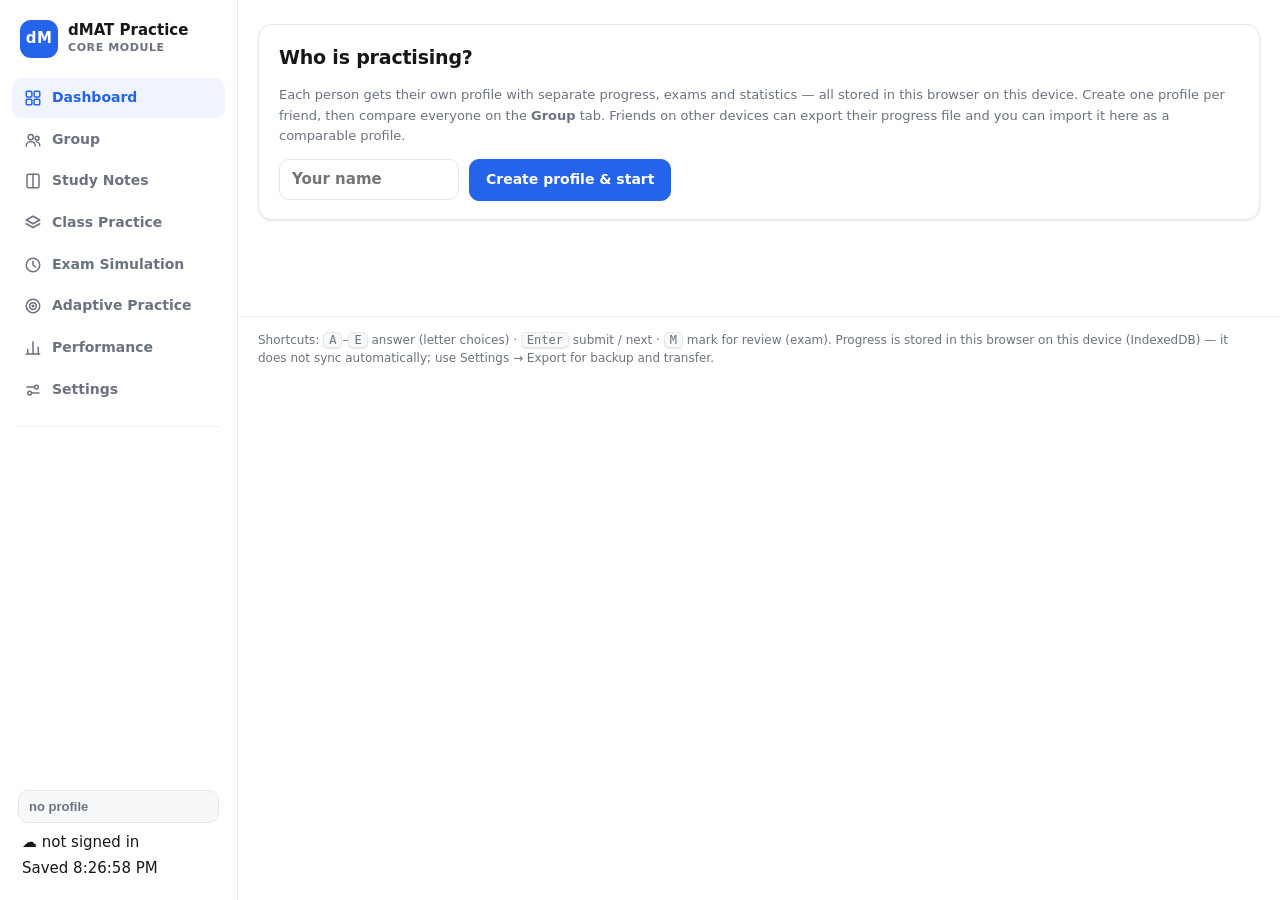
<file: index.html>
<!DOCTYPE html>
<html lang="en">
<head>
<meta charset="UTF-8">
<meta name="viewport" content="width=device-width, initial-scale=1.0">
<meta name="color-scheme" content="light">
<title>dMAT Core Module Practice</title>
<link rel="stylesheet" href="css/styles.css">
</head>
<body>
<aside class="side">
  <div class="brand">
    <div class="brandmark">dM</div>
    <div>
      <div class="brandname">dMAT Practice</div>
      <div class="brandsub">Core Module</div>
    </div>
  </div>
  <nav class="snav" id="tabs"></nav>
  <div class="sidesep"></div>
  <div class="sidefoot">
    <button id="profileChip" class="pchip" style="display:none" title="Switch profile"></button>
    <div class="sidechips">
      <div id="cloudStatus" class="cloudchip" style="display:none"></div>
      <div id="saveStatus" class="savechip">Storage: starting…</div>
    </div>
  </div>
</aside>
<div class="mainwrap">
  <main>
    <section class="view" id="view-dashboard"></section>
    <section class="view" id="view-group"></section>
    <section class="view" id="view-notes"></section>
    <section class="view" id="view-class"></section>
    <section class="view" id="view-exam"></section>
    <section class="view" id="view-adaptive"></section>
    <section class="view" id="view-analytics"></section>
    <section class="view" id="view-settings"></section>
  </main>
  <footer class="footer">
    Shortcuts: <span class="kbd">A</span>–<span class="kbd">E</span> answer (letter choices) · <span class="kbd">Enter</span> submit / next · <span class="kbd">M</span> mark for review (exam).
    Progress is stored in this browser on this device (IndexedDB) — it does not sync automatically; use Settings → Export for backup and transfer.
  </footer>
</div>
<div id="modal-root"></div>

<script src="js/bank.js"></script>
<script src="js/core.js"></script>
<script src="js/math.js"></script>
<script src="js/figures.js"></script>
<script src="js/cloud.js"></script>
<script src="js/deepnotes.js"></script>
<script src="js/notes-content.js"></script>
<script src="js/study-notes.js"></script>
<script src="js/app.js"></script>
</body>
</html>
</file>
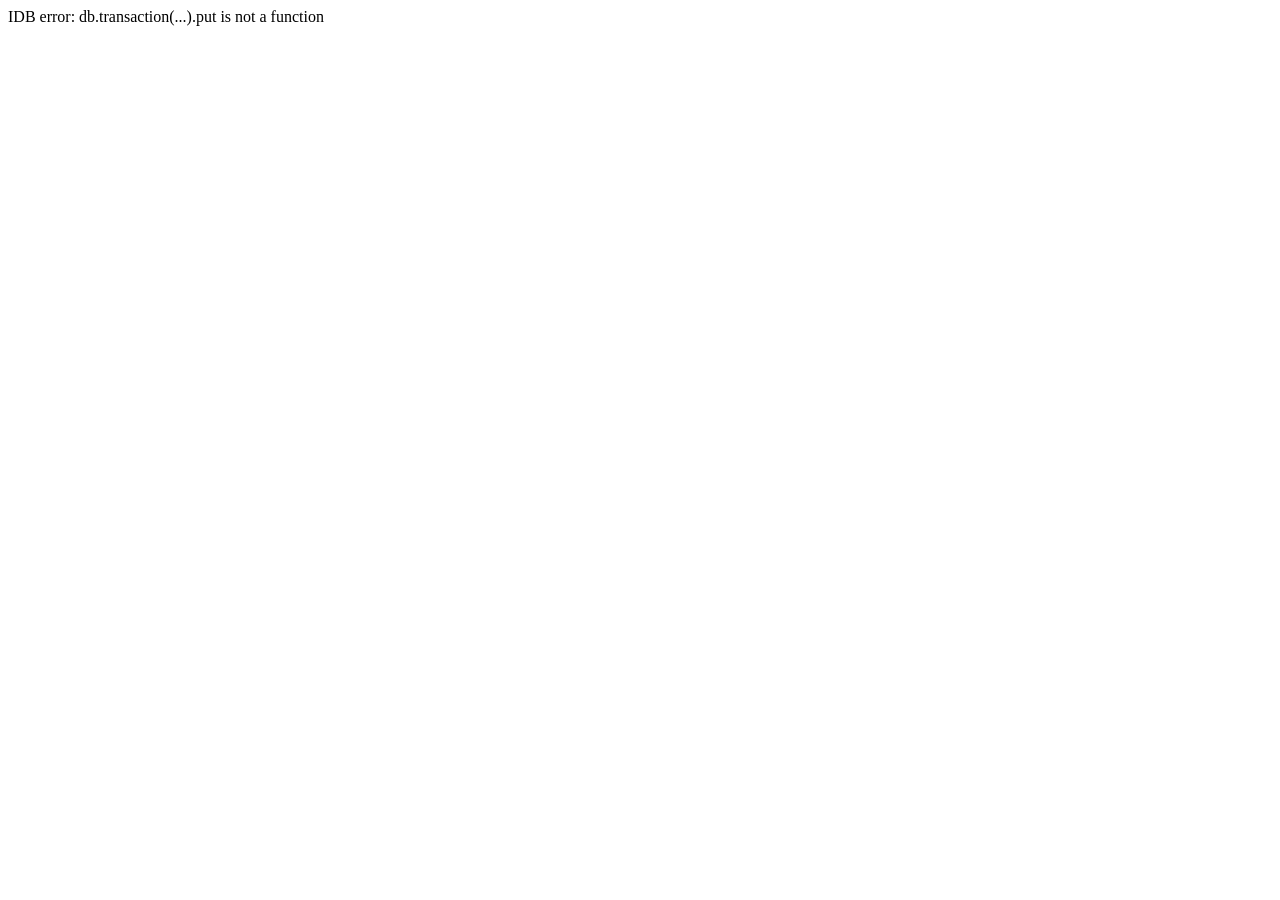
<file: dev/probe.html>
<!DOCTYPE html><html><head><meta charset="utf-8"><title>probe-pending</title></head><body>
<div id="out">pending</div>
<script>
(async () => {
  const out = [];
  try {
    const req = indexedDB.open('probe-db', 1);
    req.onupgradeneeded = ev => { if (!ev.target.result.objectStoreNames.contains('kv')) ev.target.result.createObjectStore('kv'); };
    await new Promise((res, rej) => { req.onsuccess = res; req.onerror = () => rej(req.error); setTimeout(() => rej(new Error('open timeout')), 8000); });
    const db = req.result;
    await new Promise((res, rej) => { const r = db.transaction('kv', 'readwrite').put({ v: 42 }, 't'); r.onsuccess = res; r.onerror = () => rej(r.error); });
    const got = await new Promise((res) => { const r = db.transaction('kv', 'readonly').get('t'); r.onsuccess = () => res(r.result); r.onerror = () => res(null); });
    out.push('IDB roundtrip: ' + (got && got.v === 42 ? 'OK' : 'FAILED got=' + JSON.stringify(got)));
  } catch (e) { out.push('IDB error: ' + e.message); }
  document.getElementById('out').textContent = out.join(' | ');
  document.title = 'probe-done';
})();
</script></body></html>
</file>
<file: css/styles.css>
/* ============================================================================
   dMAT Core Module Practice — stylesheet (v7 redesign)
   Clean, professional white theme · sidebar shell · responsive
   ========================================================================== */
:root{
  --bg:#FFFFFF; --panel:#FFFFFF; --panel2:#F7F8FA; --border:#E5E7EB; --border2:#EEF0F3;
  --text:#171717; --muted:#6B7280; --accent:#2563EB; --accent-soft:#EFF4FE;
  --red:#DC2626; --red-soft:#FEF2F2; --green:#16A34A; --green-soft:#F0FDF4;
  --amber:#D97706; --amber-soft:#FFFBEB; --hl:#FFF7E6; --hl2:#EFF4FE;
  --shadow:0 1px 3px rgba(16,24,40,.07), 0 1px 2px rgba(16,24,40,.04);
  --radius:14px;
}
*{box-sizing:border-box}
html,body{margin:0;padding:0}
body{
  background:var(--bg);color:var(--text);
  font:15px/1.55 "Segoe UI",system-ui,-apple-system,Arial,sans-serif;
  display:grid;grid-template-columns:238px 1fr;min-height:100vh;
}

/* ============================== sidebar shell ============================= */
aside.side{
  background:var(--panel);border-right:1px solid var(--border);
  padding:16px 12px;display:flex;flex-direction:column;gap:6px;
  position:sticky;top:0;height:100vh;box-sizing:border-box;
}
.brand{display:flex;align-items:center;gap:10px;padding:4px 8px 14px;}
.brandmark{
  width:38px;height:38px;border-radius:11px;background:var(--accent);color:#fff;
  display:flex;align-items:center;justify-content:center;font-weight:800;font-size:15px;
  letter-spacing:.5px;flex:none;
}
.brandname{font-weight:800;font-size:15px;line-height:1.2;}
.brandsub{font-size:11px;color:var(--muted);font-weight:600;letter-spacing:.6px;text-transform:uppercase;}
nav.snav{display:flex;flex-direction:column;gap:2px;}
nav.snav button{
  display:flex;align-items:center;gap:10px;width:100%;text-align:left;
  background:none;border:none;border-radius:10px;color:var(--muted);
  padding:9px 12px;font:inherit;font-size:14px;font-weight:600;cursor:pointer;
  transition:background .15s ease,color .15s ease;
}
nav.snav button:hover{background:var(--panel2);color:var(--text);}
nav.snav button.active{background:var(--accent-soft);color:var(--accent);}
nav.snav button svg{width:18px;height:18px;flex:none;}
.sidesep{height:1px;background:var(--border2);margin:10px 4px;}
.sidefoot{margin-top:auto;display:flex;flex-direction:column;gap:8px;padding:4px 6px;}
.pchip{
  display:flex;align-items:center;gap:8px;width:100%;text-align:left;
  background:var(--panel2);border:1px solid var(--border);border-radius:10px;
  padding:8px 10px;font-size:13px;font-weight:600;color:var(--text);cursor:pointer;
}
.pchip:hover{border-color:var(--accent);}
.sidechips{display:flex;flex-direction:column;gap:3px;padding:0 4px;}
.cloudchip,.savechip{font-size:11.5px;color:var(--muted);}
.cloudchip.ok{color:var(--green);} .cloudchip.failed{color:var(--red);}
.savechip.saving{color:var(--amber);} .savechip.failed{color:var(--red);}

/* ============================== main content ============================== */
.mainwrap{min-width:0;display:flex;flex-direction:column;}
main{max-width:1080px;width:100%;margin:0 auto;padding:24px 20px 60px;box-sizing:border-box;}
main>*{flex:1}
.view{display:none;}
.view.active{display:block;}
.footer{max-width:1080px;margin:0 auto;padding:0 20px 28px;color:var(--muted);font-size:12px;}

/* ================================ cards =================================== */
.card{
  background:var(--panel);border:1px solid var(--border);border-radius:var(--radius);
  padding:18px 20px;margin-bottom:16px;box-shadow:var(--shadow);
}
.card h2{margin:0 0 10px;font-size:19px;font-weight:750;letter-spacing:-.2px;}
.card h3{margin:16px 0 8px;font-size:15px;font-weight:700;}
.muted{color:var(--muted);}
.small{font-size:13px;}
.row{display:flex;gap:10px;flex-wrap:wrap;align-items:center;}
.grid2{display:grid;grid-template-columns:repeat(auto-fit,minmax(240px,1fr));gap:14px;}

/* ================================ buttons ================================= */
button.act{
  background:var(--accent);border:1px solid var(--accent);color:#fff;
  padding:9px 16px;border-radius:10px;font:inherit;font-size:14px;font-weight:600;cursor:pointer;
  transition:filter .15s ease,transform .05s ease;
}
button.act:hover{filter:brightness(1.08);}
button.act:active{transform:translateY(1px);}
button.ghost{
  background:var(--panel);border:1px solid var(--border);color:var(--text);
  padding:8px 14px;border-radius:10px;font:inherit;font-size:14px;cursor:pointer;
  transition:background .15s ease,border-color .15s ease;
}
button.ghost:hover{background:var(--panel2);border-color:#D4D8DF;}
button.danger{background:var(--panel);border:1px solid #FCA5A5;color:var(--red);padding:8px 14px;border-radius:10px;font:inherit;font-size:14px;cursor:pointer;}
button.danger:hover{background:var(--red-soft);}
button.ghost:disabled,button.act:disabled,button.danger:disabled{opacity:.45;cursor:default;}

/* ================================ pills =================================== */
.pill{display:inline-block;padding:3px 11px;border-radius:20px;font-size:12px;font-weight:700;border:1px solid var(--border);}
.pill.class-Easy{background:var(--green-soft);color:var(--green);border-color:transparent;}
.pill.class-Medium{background:var(--amber-soft);color:var(--amber);border-color:transparent;}
.pill.class-Hard{background:#FEF2F2;color:var(--red);border-color:transparent;}
.pill.class-Extreme{background:var(--accent-soft);color:var(--accent);border-color:transparent;}
.pill.class-Master{background:#171717;color:#fff;border-color:transparent;}
.pill.adv{background:var(--red-soft);color:var(--red);border-color:transparent;}
.badge{font-size:11px;font-weight:700;padding:2px 8px;border-radius:10px;background:var(--accent-soft);color:var(--accent);}

.modulebar{display:flex;gap:8px;flex-wrap:wrap;margin-bottom:14px;}
.modulebar button{
  background:var(--panel);border:1px solid var(--border);color:var(--muted);
  padding:8px 16px;border-radius:10px;font:inherit;font-size:13.5px;font-weight:600;cursor:pointer;
  transition:border-color .15s ease,color .15s ease,background .15s ease;
}
.modulebar button.active{border-color:var(--accent);color:var(--accent);background:var(--accent-soft);}
.modulebar button:disabled{opacity:.4;cursor:default;}

/* ============================ question layout ============================= */
.qhead{display:flex;justify-content:space-between;align-items:flex-start;gap:10px;flex-wrap:wrap;margin-bottom:12px;}
.qtimer{
  font-variant-numeric:tabular-nums;font-weight:800;font-size:19px;
  padding:4px 14px;border-radius:10px;border:1px solid var(--border);background:var(--panel2);
}
.qtimer.warn{color:var(--amber);border-color:var(--amber);background:var(--amber-soft);}
.qtimer.danger{color:var(--red);border-color:var(--red);background:var(--red-soft);}
.qgridwrap{display:flex;gap:26px;flex-wrap:wrap;align-items:flex-start;}
table.lsq{border-collapse:collapse;background:var(--panel);}
table.lsq td{
  width:52px;height:52px;border:1px solid var(--border);text-align:center;
  font-size:22px;font-weight:600;font-family:Georgia,'Times New Roman',serif;
}
table.lsq td.target{color:var(--red);font-size:26px;font-weight:800;background:var(--red-soft);}
table.lsq td.answer{color:var(--green);}
table.lsq td.wrongshow{color:var(--red);}
table.lsq td.hl{outline:2px solid var(--accent);outline-offset:-2px;background:var(--hl2);}
table.lsq td.dim{color:var(--muted);}
table.lsq.mini td{width:34px;height:34px;font-size:16px;}
.qside{flex:1;min-width:260px;}
.qprompt{font-size:16px;font-weight:650;margin:4px 0 14px;}
.answers{display:flex;gap:9px;flex-wrap:wrap;}
.answers button{
  width:66px;height:50px;font-size:20px;font-weight:700;border:1px solid var(--border);
  background:var(--panel);color:var(--text);border-radius:10px;cursor:pointer;
  transition:border-color .15s ease,color .15s ease,background .15s ease;
}
.answers button:hover:not(:disabled){border-color:var(--accent);color:var(--accent);background:var(--accent-soft);}
.answers button:disabled{opacity:.5;cursor:default;}
.answers button.picked{border-color:var(--red);color:var(--red);background:var(--red-soft);}
.answers button.opt{width:78px;height:80px;}
.answers button.opt svg{display:block;margin:0 auto;}
.numinput{
  font:inherit;font-size:22px;font-weight:700;width:110px;padding:8px 12px;
  border:1px solid var(--border);border-radius:10px;color:var(--text);
}
.numinput:focus{outline:2px solid var(--accent);outline-offset:-1px;}
.eqlist{font-family:Consolas,'Courier New',monospace;font-size:18px;line-height:2;letter-spacing:.4px;}
.eqlist .qm{color:var(--red);font-weight:800;}
.eqcard{background:var(--panel2);border:1px solid var(--border2);border-radius:10px;padding:10px 16px;display:inline-block;}
.eqline{padding:0 6px;border-radius:5px;}
.figrow{display:flex;gap:10px;flex-wrap:wrap;align-items:center;}
.figframe{border:1px solid var(--border);border-radius:10px;padding:5px;background:var(--panel);}
.figframe.q{border-color:var(--red);background:var(--red-soft);}
.figframe .fn{font-size:11px;color:var(--muted);text-align:center;}
.arrowsep{color:var(--muted);font-size:18px;}
.kbd{border:1px solid var(--border);border-bottom-width:2px;border-radius:5px;padding:0 5px;font-size:12px;background:var(--panel2);font-family:Consolas,monospace;}

/* ============================== explanation =============================== */
.expl{margin-top:16px;border-top:1px solid var(--border2);padding-top:12px;}
.verdict{font-size:16.5px;font-weight:750;margin-bottom:6px;}
.verdict.ok{color:var(--green);} .verdict.bad{color:var(--red);} .verdict.time{color:var(--amber);}
.steps{list-style:none;margin:10px 0;padding:0;counter-reset:none;}
.steps li{
  border-left:3px solid var(--border);padding:7px 12px;margin:7px 0;cursor:pointer;
  background:var(--panel2);border-radius:0 8px 8px 0;
  transition:background .15s ease,border-color .15s ease;
}
.steps li:hover,.steps li.on{border-left-color:var(--accent);background:var(--accent-soft);}
.steps li .tname{font-weight:700;}
.steps li .ph{color:var(--amber);font-size:12px;font-weight:700;margin-left:6px;}
.veto-list{margin:8px 0;padding:0;list-style:none;}
.veto-list li{padding:3px 0;}
.veto-list .v{color:var(--red);font-weight:700;}
.shortcut{background:var(--green-soft);border:1px dashed var(--green);border-radius:10px;padding:10px 14px;margin-top:12px;}

/* ============================ exam navigator ============================== */
.navgrid{display:grid;grid-template-columns:repeat(10,36px);gap:6px;}
.navgrid button{height:36px;border:1px solid var(--border);background:var(--panel);border-radius:8px;font:inherit;font-weight:600;cursor:pointer;transition:background .15s ease;}
.navgrid button:hover{background:var(--panel2);}
.navgrid button.done{background:var(--green-soft);color:var(--green);border-color:var(--green);}
.navgrid button.marked{border-color:var(--amber);box-shadow:inset 0 -3px 0 var(--amber);}
.navgrid button.cur{outline:2px solid var(--accent);outline-offset:-1px;}
.legend{display:flex;gap:14px;flex-wrap:wrap;font-size:12px;color:var(--muted);margin-top:8px;}
.legend span::before{content:'';display:inline-block;width:12px;height:12px;border-radius:4px;margin-right:5px;vertical-align:-1px;border:1px solid var(--border);}
.legend .l-done::before{background:var(--green-soft);border-color:var(--green);}
.legend .l-mark::before{border-color:var(--amber);box-shadow:inset 0 -3px 0 var(--amber);}

/* ================================ tables ================================== */
table.stat{border-collapse:collapse;width:100%;font-size:14px;}
table.stat th,table.stat td{border:1px solid var(--border2);padding:6px 10px;text-align:left;}
table.stat th{background:var(--panel2);font-weight:700;}
table.stat td.num{text-align:right;font-variant-numeric:tabular-nums;}

/* ================================= modal ================================== */
.modalback{position:fixed;inset:0;background:rgba(23,23,23,.42);display:flex;align-items:center;justify-content:center;z-index:50;}
.modal{background:var(--panel);border:1px solid var(--border);border-radius:14px;padding:20px;max-width:460px;width:92%;box-shadow:0 10px 34px rgba(16,24,40,.2);}
.modal h3{margin-top:0;}
.modal .mrow{display:flex;gap:10px;justify-content:flex-end;margin-top:16px;}

/* ============================== progress bar ============================== */
.pbar{height:9px;background:var(--panel2);border:1px solid var(--border2);border-radius:8px;overflow:hidden;}
.pbar>div{height:100%;background:var(--accent);border-radius:8px;transition:width .3s ease;}

/* ============================== study notes =============================== */
.techcard{border:1px solid var(--border2);border-radius:12px;padding:13px 15px;margin:10px 0;background:var(--panel2);}
.techcard .tnum{color:var(--muted);font-weight:700;margin-right:6px;}
.fbox{
  background:var(--panel2);border-left:3px solid var(--accent);font-family:Consolas,'Courier New',monospace;
  font-size:13px;line-height:1.75;padding:9px 14px;margin:8px 0;border-radius:0 8px 8px 0;overflow-x:auto;
}
.oklist{list-style:none;margin:6px 0;padding:0;}
.oklist li{padding:2px 0;}
.oklist li::before{content:'✓  ';color:var(--green);font-weight:700;}
.warnlist{list-style:none;margin:6px 0;padding:0;}
.warnlist li{padding:2px 0;}
.warnlist li::before{content:'⚠  ';color:var(--amber);font-weight:700;}
.deepsec{border-left:3px solid var(--accent);}
.snl{display:grid;grid-template-columns:290px 1fr;gap:16px;align-items:start;}
.snav{max-height:72vh;overflow:auto;}
.trow{display:flex;align-items:center;gap:8px;padding:6px 9px;border-radius:8px;cursor:pointer;}
.trow:hover{background:var(--panel2);}
.trow.cur{background:var(--accent-soft);}
.sdot{width:10px;height:10px;border-radius:50%;display:inline-block;flex:none;}
.sdot.l{background:var(--green);} .sdot.p{background:var(--amber);} .sdot.n{background:var(--border);}
.eqline{padding:0 6px;border-radius:5px;}
.wstar{cursor:pointer;}

/* ============================= dashboard bits ============================= */
.hero{background:var(--panel);}
.hero .greet{font-size:22px;font-weight:800;letter-spacing:-.3px;margin:0 0 4px;}
.herostats{display:flex;gap:12px;flex-wrap:wrap;margin-top:12px;}
.statchip{
  display:flex;align-items:center;gap:10px;background:var(--panel2);
  border:1px solid var(--border2);border-radius:12px;padding:10px 16px;flex:1;min-width:130px;
}
.statchip .v{font-size:20px;font-weight:800;line-height:1.1;}
.statchip .l{font-size:12px;color:var(--muted);font-weight:600;}
.modchip{
  width:38px;height:38px;border-radius:11px;display:flex;align-items:center;justify-content:center;
  font-weight:800;font-size:15px;flex:none;margin-bottom:8px;
}
.modchip.latin{background:var(--accent-soft);color:var(--accent);}
.modchip.math{background:var(--green-soft);color:var(--green);}
.modchip.figures{background:#F5F3FF;color:#7C3AED;}
.modchip.study{background:var(--amber-soft);color:var(--amber);}

/* ================================ toast =================================== */
.toast{
  position:fixed;bottom:18px;left:50%;transform:translateX(-50%);
  background:var(--text);color:#fff;padding:10px 20px;border-radius:10px;
  font-weight:600;z-index:60;box-shadow:0 6px 20px rgba(16,24,40,.3);
}

/* ================================ footer ================================== */
.footer{border-top:1px solid var(--border2);margin-top:20px;padding-top:14px;}

/* ============================== responsive ================================ */
@media (max-width:940px){
  body{grid-template-columns:1fr;}
  aside.side{
    position:static;height:auto;border-right:none;border-bottom:1px solid var(--border);
    padding:12px 14px;gap:8px;
  }
  nav.snav{flex-direction:row;overflow-x:auto;padding-bottom:2px;}
  nav.snav button{flex:none;padding:8px 13px;}
  nav.snav button svg{display:none;}
  .sidefoot{flex-direction:row;align-items:center;flex-wrap:wrap;margin-top:4px;}
  .pchip{width:auto;}
  main{padding:18px 14px 50px;}
}
@media (max-width:640px){
  table.lsq td{width:44px;height:44px;font-size:19px;}
  table.lsq td.target{font-size:23px;}
  .navgrid{grid-template-columns:repeat(7,36px);}
  .qgridwrap{gap:16px;}
}
</file>
